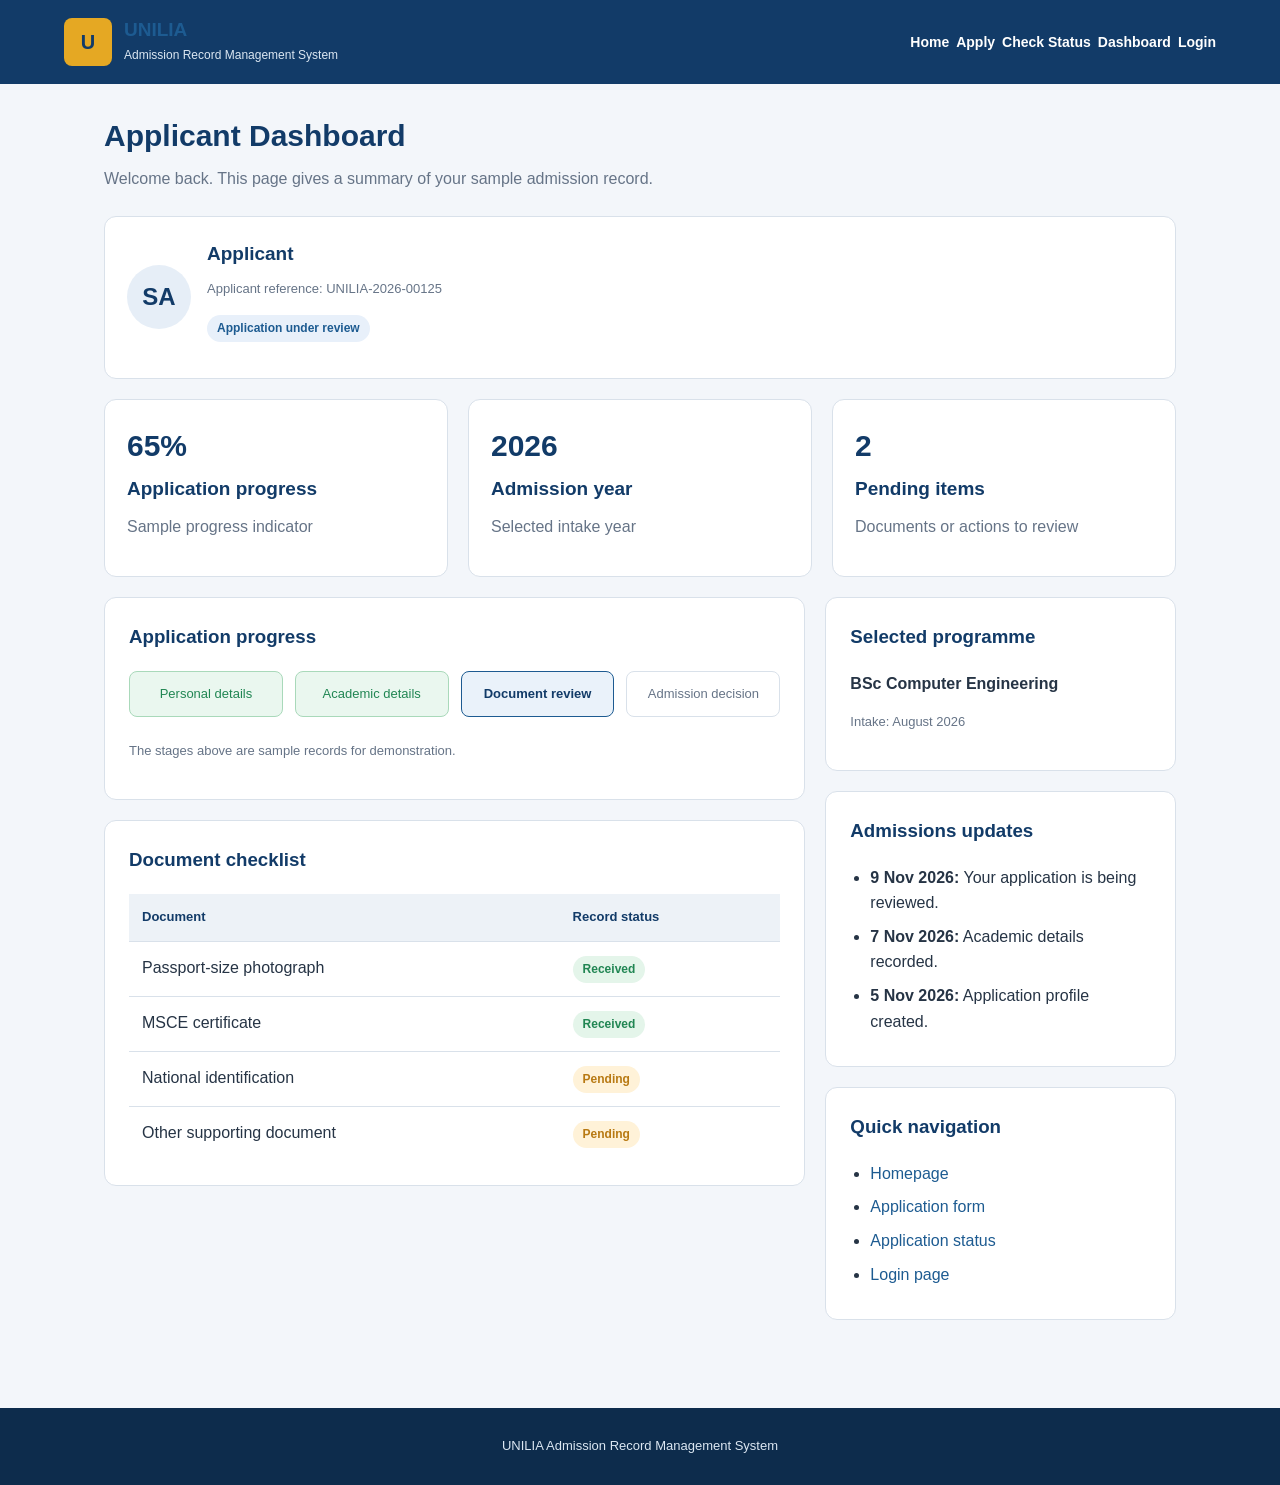
<file: applicant-dashboard.html>
<!DOCTYPE html>
<html lang="en">
<head>
    <meta charset="UTF-8">
    <meta name="viewport" content="width=device-width, initial-scale=1.0">
    <title>Applicant Dashboard | UNILIA Admission Records Management System</title>
    <link rel="stylesheet" href="style.css">
</head>
<body>
<header class="site-header">
    <section class="header-inner">
        <a class="brand" href="index.html">
            <span class="brand-mark" aria-hidden="true">U</span>
            <span>
                <h1>UNILIA</h1>
                <p>Admission Record Management System</p>
            </span>
        </a>
        <nav class="main-nav" aria-label="Main navigation">
            <a href="index.html">Home</a>
            <a href="application-personal.html">Apply</a>
            <a href="status.html">Check Status</a>
            <a href="applicant-dashboard.html">Dashboard</a>
            <a href="login.html">Login</a>
        </nav>
    </section>
</header>

<main class="container">
    <header class="page-heading">
        <h2>Applicant Dashboard</h2>
        <p>Welcome back. This page gives a summary of your sample admission record.</p>
    </header>
    <section class="card profile-summary">
        <span class="avatar" aria-hidden="true">SA</span>
        <section>
            <h3>Applicant</h3>
            <p class="small-text">Applicant reference: UNILIA-2026-00125</p>
            <p><span class="status review">Application under review</span></p>
        </section>
    </section>
    <section class="card-grid" style="margin-top: 20px;">
        <article class="card">
            <span class="stat-number">65%</span>
            <h3>Application progress</h3>
            <p>Sample progress indicator</p>
        </article>
        <article class="card">
            <span class="stat-number">2026</span>
            <h3>Admission year</h3>
            <p>Selected intake year</p>
        </article>
        <article class="card">
            <span class="stat-number">2</span>
            <h3>Pending items</h3>
            <p>Documents or actions to review</p>
        </article>
    </section>
    <section class="two-column" style="margin-top: 20px;">
        <section>
            <section class="form-card">
                <h3>Application progress</h3>
                <ol class="progress-list">
                    <li class="complete">Personal details</li>
                    <li class="complete">Academic details</li>
                    <li class="active">Document review</li>
                    <li>Admission decision</li>
                </ol>
                <p class="small-text">The stages above are sample records for demonstration.</p>
            </section>
            <section class="form-card">
                <h3>Document checklist</h3>
                <table class="data-table">
                    <thead>
                        <tr>
                            <th>Document</th>
                            <th>Record status</th>
                        </tr>
                    </thead>
                    <tbody>
                        <tr>
                            <td>Passport-size photograph</td>
                            <td><span class="status complete">Received</span></td>
                        </tr>
                        <tr>
                            <td>MSCE certificate</td>
                            <td><span class="status complete">Received</span></td>
                        </tr>
                        <tr>
                            <td>National identification</td>
                            <td><span class="status pending">Pending</span></td>
                        </tr>
                        <tr>
                            <td>Other supporting document</td>
                            <td><span class="status pending">Pending</span></td>
                        </tr>
                    </tbody>
                </table>
            </section>
        </section>
        <aside>
            <section class="form-card">
                <h3>Selected programme</h3>
                <p><strong>BSc Computer Engineering</strong></p>
                <p class="small-text">Intake: August 2026</p>
            </section>
            <section class="form-card">
                <h3>Admissions updates</h3>
                <ul class="link-list">
                    <li><strong>9 Nov 2026:</strong> Your application is being reviewed.</li>
                    <li><strong>7 Nov 2026:</strong> Academic details recorded.</li>
                    <li><strong>5 Nov 2026:</strong> Application profile created.</li>
                </ul>
            </section>
            <section class="form-card">
                <h3>Quick navigation</h3>
                <ul class="link-list">
                    <li><a href="index.html">Homepage</a></li>
                    <li><a href="application-personal.html">Application form</a></li>
                    <li><a href="status.html">Application status</a></li>
                    <li><a href="login.html">Login page</a></li>
                </ul>
            </section>
        </aside>
 
</main>

<footer class="site-footer">
    <p>UNILIA Admission Record Management System</p>
   
</footer>
</body>
</html>
</file>
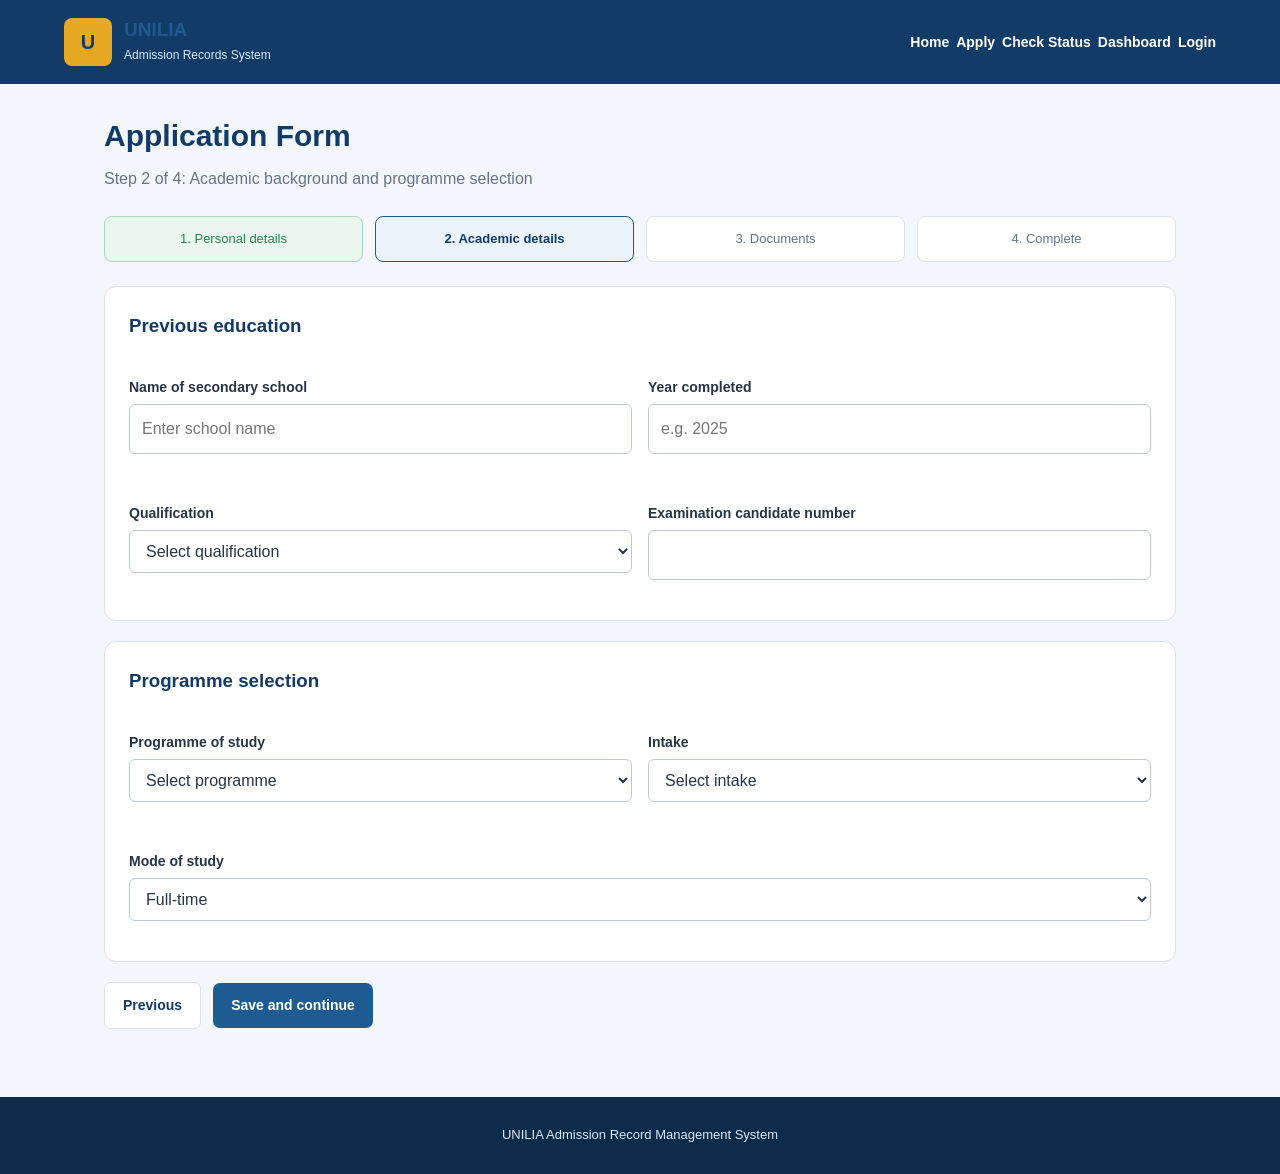
<file: application-academic.html>
<!DOCTYPE html>
<html lang="en">
<head>
    <meta charset="UTF-8">
    <meta name="viewport" content="width=device-width, initial-scale=1.0">
    <title>Academic Details | UNILIA Admission Records Management System</title>
    <link rel="stylesheet" href="style.css">
</head>
<body>
<header class="site-header">
    <section class="header-inner">
        <a class="brand" href="index.html">
            <span class="brand-mark" aria-hidden="true">U</span>
            <span>
                <h1>UNILIA</h1>
                <p>Admission Records System</p>
            </span>
        </a>
        <nav class="main-nav" aria-label="Main navigation">
            <a href="index.html">Home</a>
            <a href="application-personal.html">Apply</a>
            <a href="status.html">Check Status</a>
            <a href="applicant-dashboard.html">Dashboard</a>
            <a href="login.html">Login</a>
        </nav>
    </section>
</header>

<main class="container">
    <header class="page-heading">
        <h2>Application Form</h2>
        <p>Step 2 of 4: Academic background and programme selection</p>
    </header>
    <ol class="progress-list">
        <li class="complete">1. Personal details</li>
        <li class="active">2. Academic details</li>
        <li>3. Documents</li>
        <li>4. Complete</li>
    </ol>
    <form>
        <section class="form-card">
            <h3>Previous education</h3>
            <section class="form-grid">
                <p class="form-field">
                    <label for="school">Name of secondary school</label>
                    <input id="school" name="school" type="text" placeholder="Enter school name">
                </p>
                <p class="form-field">
                    <label for="exam-year">Year completed</label>
                    <input id="exam-year" name="exam-year" type="number" min="1980" max="2035" placeholder="e.g. 2025">
                </p>
                <p class="form-field">
                    <label for="qualification">Qualification</label>
                    <select id="qualification" name="qualification">
                        <option value="">Select qualification</option>
                        <option>Malawi School Certificate of Education (MSCE)</option>
                        <option>IGCSE</option>
                        <option>Other</option>
                    </select>
                </p>
                <p class="form-field">
                    <label for="candidate-number">Examination candidate number</label>
                    <input id="candidate-number" name="candidate-number" type="text">
                </p>
            </section>
        </section>
        <section class="form-card">
            <h3>Programme selection</h3>
            <section class="form-grid">
                <p class="form-field">
                    <label for="programme">Programme of study</label>
                    <select id="programme" name="programme" required>
                        <option value="">Select programme</option>
                        <option>Bachelor of Science in Computer Engineering</option>
                        <option>Bachelor of Science in Information Technology</option>
                        <option>Bachelor of Education science</option>
                        <option>bachelor of education in humanities</option>
                        <option>food nutrition and security</option>
                        <option>bachelor in public healthy</option>
                       <option>applied sciences</option>
                    </select>
                </p>
                <p class="form-field">
                    <label for="intake">Intake</label>
                    <select id="intake" name="intake">
                        <option value="">Select intake</option>
                        <option>January Intake</option>
                        <option>June Intake</option>
                        <option>September Intake</option>
                    </select>
                </p>
                <p class="form-field full">
                    <label for="study-mode">Mode of study</label>
                    <select id="study-mode" name="study-mode">
                        <option>Full-time</option>
                        <option>Part-time</option>
                        <option>Distance learning</option>
                        <option>weekend</option>
                    </select>
                </p>
            </section>
        </section>
        <section class="button-row">
            <a class="button-link secondary" href="application-personal.html">Previous</a>
            <a class="button-link" href="application-documents.html">Save and continue</a>
        </section>
    </form>
</main>

<footer class="site-footer">
    <p>UNILIA Admission Record Management System</p>
   
</body>
</html>
</file>
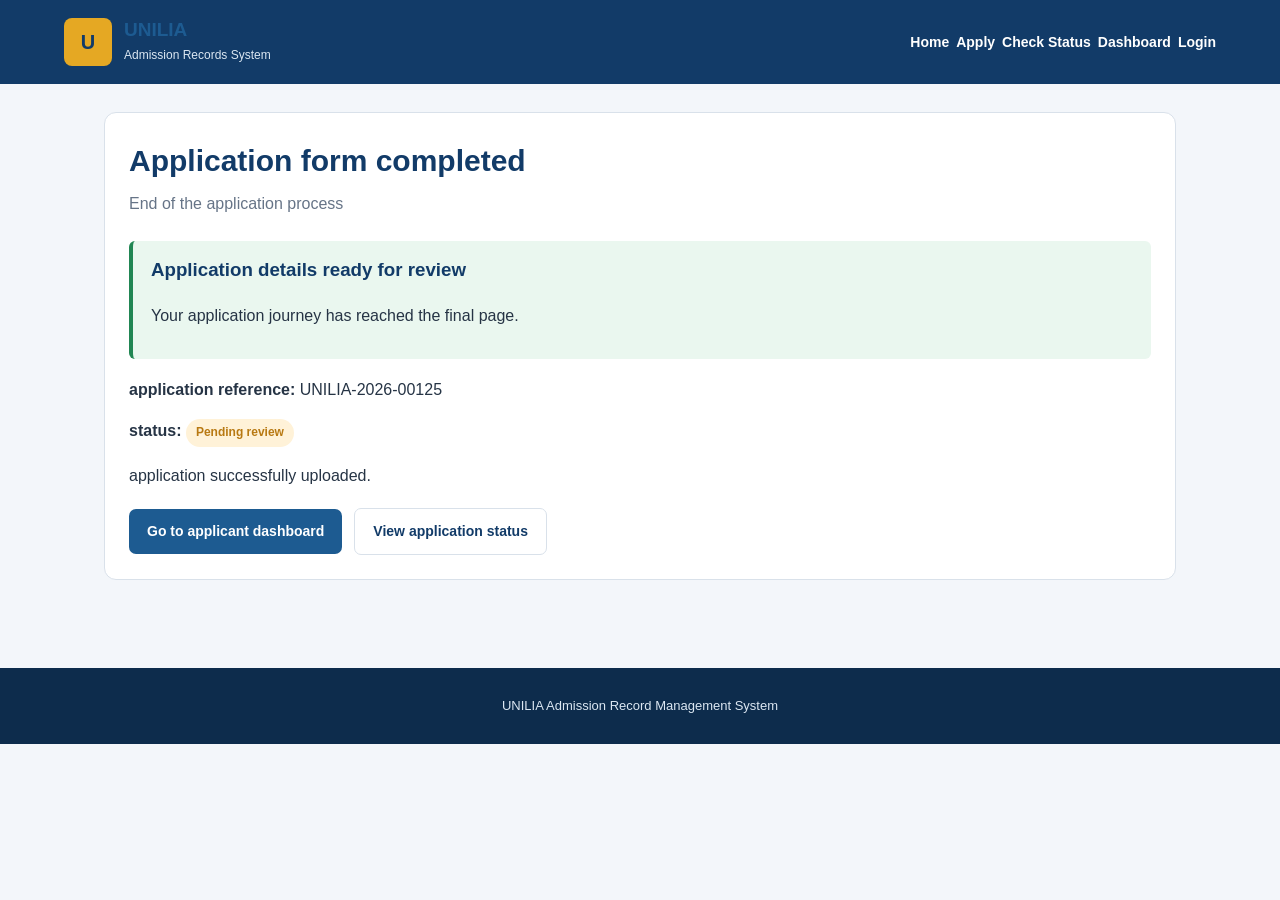
<file: application-complete.html>
<!DOCTYPE html>
<html lang="en">
<head>
    <meta charset="UTF-8">
    <meta name="viewport" content="width=device-width, initial-scale=1.0">
    <title>Application Complete | UNILIA Admission Record Management System</title>
    <link rel="stylesheet" href="style.css">
</head>
<body>
<header class="site-header">
    <section class="header-inner">
        <a class="brand" href="index.html">
            <span class="brand-mark" aria-hidden="true">U</span>
            <span>
                <h1>UNILIA</h1>
                <p>Admission Records System</p>
            </span>
        </a>
        <nav class="main-nav" aria-label="Main navigation">
            <a href="index.html">Home</a>
            <a href="application-personal.html">Apply</a>
            <a href="status.html">Check Status</a>
            <a href="applicant-dashboard.html">Dashboard</a>
            <a href="login.html">Login</a>
        </nav>
    </section>
</header>

<main class="container">
    <section class="form-card">
        <header class="page-heading">
            <h2>Application form completed</h2>
            <p>End of the application process</p>
        </header>
        <section class="success-notice">
            <h3>Application details ready for review</h3>
            <p>Your application journey has reached the final page.</p>
        </section>
        <p><strong>application reference:</strong> UNILIA-2026-00125</p>
        <p><strong> status:</strong> <span class="status pending">Pending review</span></p>
        <p>application successfully uploaded.</p>
        <section class="button-row">
            <a class="button-link" href="applicant-dashboard.html">Go to applicant dashboard</a>
            <a class="button-link secondary" href="status.html">View application status</a>
        </section>
    </section>
</main>

<footer class="site-footer">
    <p>UNILIA Admission Record Management System</p>
</footer>
</body>
</html>
</file>
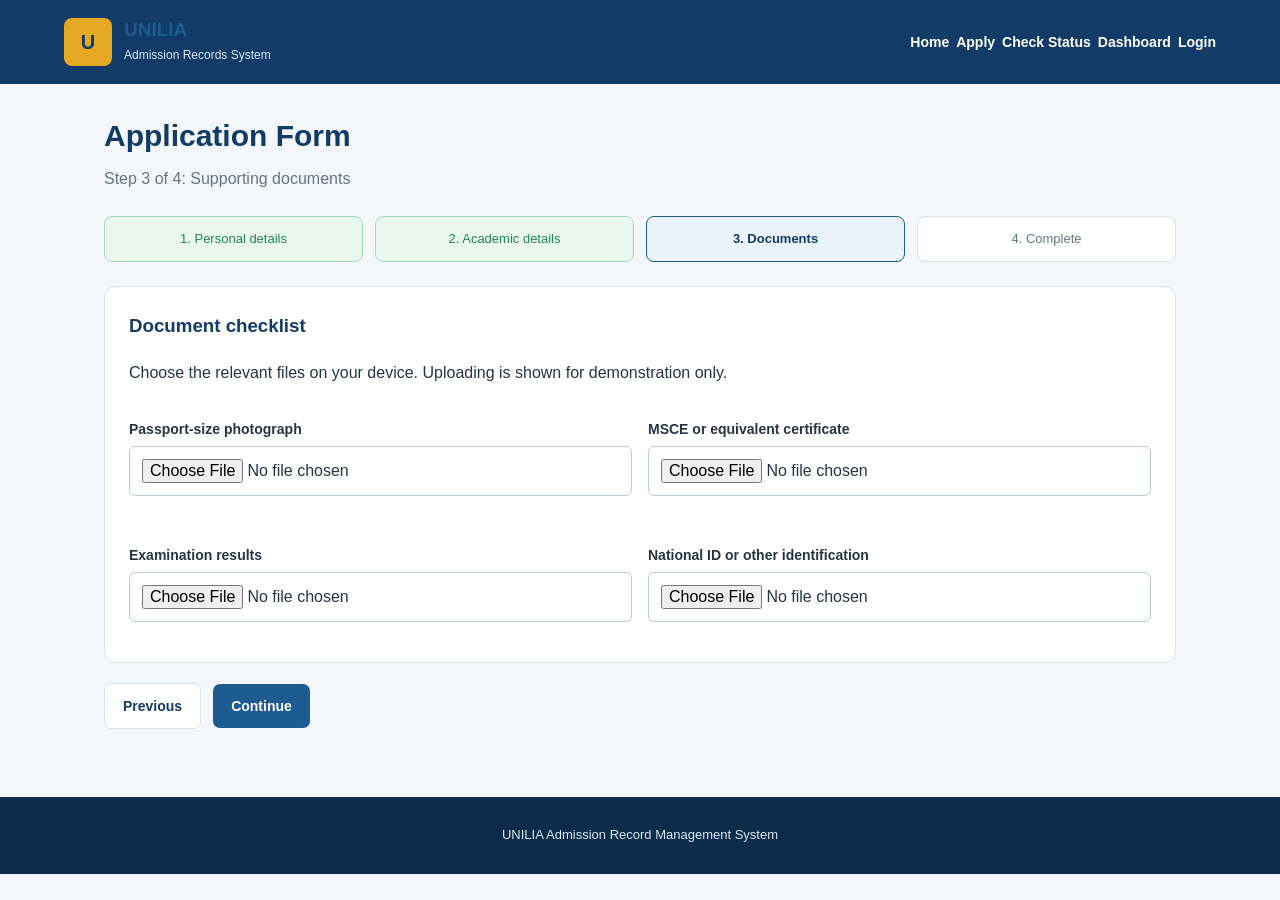
<file: application-documents.html>
<!DOCTYPE html>
<html lang="en">
<head>
    <meta charset="UTF-8">
    <meta name="viewport" content="width=device-width, initial-scale=1.0">
    <title>Supporting Documents | UNILIA Admission Record Management System</title>
    <link rel="stylesheet" href="style.css">
</head>
<body>
<header class="site-header">
    <section class="header-inner">
        <a class="brand" href="index.html">
            <span class="brand-mark" aria-hidden="true">U</span>
            <span>
                <h1>UNILIA</h1>
                <p>Admission Records System</p>
            </span>
        </a>
        <nav class="main-nav" aria-label="Main navigation">
            <a href="index.html">Home</a>
            <a href="application-personal.html">Apply</a>
            <a href="status.html">Check Status</a>
            <a href="applicant-dashboard.html">Dashboard</a>
            <a href="login.html">Login</a>
        </nav>
    </section>
</header>

<main class="container">
    <header class="page-heading">
        <h2>Application Form</h2>
        <p>Step 3 of 4: Supporting documents</p>
    </header>
    <ol class="progress-list">
        <li class="complete">1. Personal details</li>
        <li class="complete">2. Academic details</li>
        <li class="active">3. Documents</li>
        <li>4. Complete</li>
    </ol>
    <section class="form-card">
        <h3>Document checklist</h3>
        <p>Choose the relevant files on your device. Uploading is shown for demonstration only.</p>
        <form>
            <section class="form-grid">
                <p class="form-field">
                    <label for="photo">Passport-size photograph</label>
                    <input id="photo" name="photo" type="file" accept="image/*">
                </p>
                <p class="form-field">
                    <label for="certificate">MSCE or equivalent certificate</label>
                    <input id="certificate" name="certificate" type="file" accept=".pdf,.jpg,.jpeg,.png">
                </p>
                <p class="form-field">
                    <label for="results">Examination results</label>
                    <input id="results" name="results" type="file" accept=".pdf,.jpg,.jpeg,.png">
                </p>
                <p class="form-field">
                    <label for="identity">National ID or other identification</label>
                    <input id="identity" name="identity" type="file" accept=".pdf,.jpg,.jpeg,.png">
                </p>
            </section>
        </form>
    </section>

    <section class="button-row">
        <a class="button-link secondary" href="application-academic.html">Previous</a>
        <a class="button-link" href="application-complete.html">Continue</a>
    </section>
</main>

<footer class="site-footer">
    <p>UNILIA Admission Record Management System</p>
   
</body>
</html>
</file>
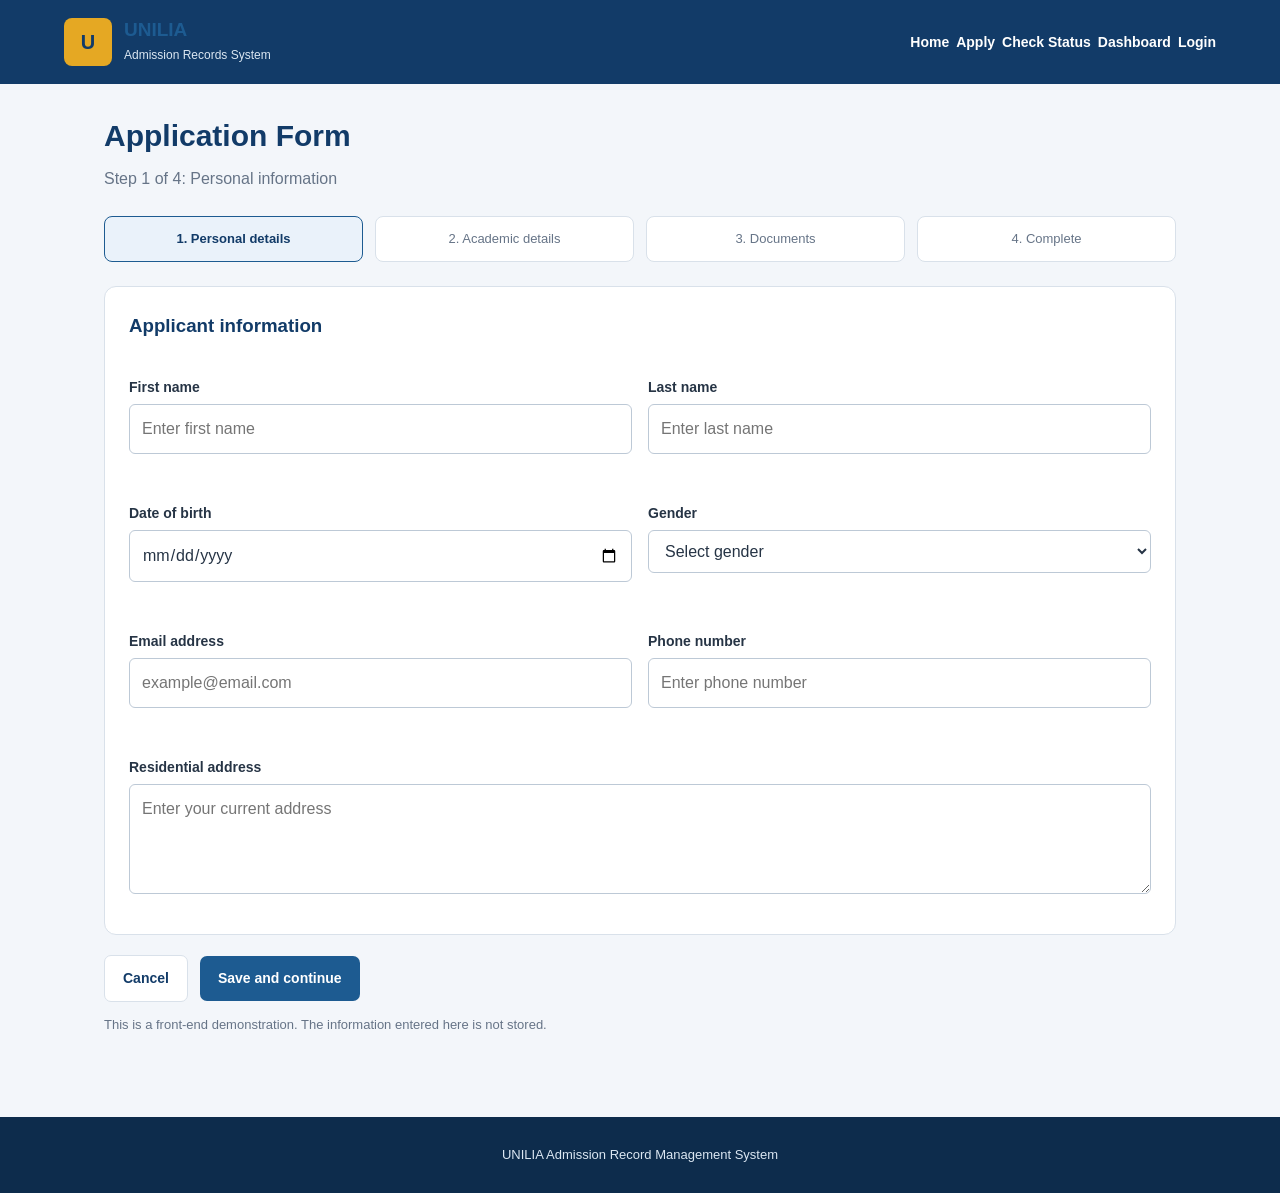
<file: application-personal.html>
<!DOCTYPE html>
<html lang="en">
<head>
    <meta charset="UTF-8">
    <meta name="viewport" content="width=device-width, initial-scale=1.0">
    <title>Personal Details | UNILIA Admission Record Management System</title>
    <link rel="stylesheet" href="style.css">
</head>
<body>
<header class="site-header">
    <section class="header-inner">
        <a class="brand" href="index.html">
            <span class="brand-mark" aria-hidden="true">U</span>
            <span>
                <h1>UNILIA</h1>
                <p>Admission Records System</p>
            </span>
        </a>
        <nav class="main-nav" aria-label="Main navigation">
            <a href="index.html">Home</a>
            <a href="application-personal.html">Apply</a>
            <a href="status.html">Check Status</a>
            <a href="applicant-dashboard.html">Dashboard</a>
            <a href="login.html">Login</a>
        </nav>
    </section>
</header>

<main class="container">
    <header class="page-heading">
        <h2>Application Form</h2>
        <p>Step 1 of 4: Personal information</p>
    </header>
    <ol class="progress-list">
        <li class="active">1. Personal details</li>
        <li>2. Academic details</li>
        <li>3. Documents</li>
        <li>4. Complete</li>
    </ol>
    <form>
        <section class="form-card">
            <h3>Applicant information</h3>
            <section class="form-grid">
                <p class="form-field">
                    <label for="first-name">First name</label>
                    <input id="first-name" name="first-name" type="text" placeholder="Enter first name" required>
                </p>
                <p class="form-field">
                    <label for="last-name">Last name</label>
                    <input id="last-name" name="last-name" type="text" placeholder="Enter last name" required>
                </p>
                <p class="form-field">
                    <label for="dob">Date of birth</label>
                    <input id="dob" name="dob" type="date" required>
                </p>
                <p class="form-field">
                    <label for="gender">Gender</label>
                    <select id="gender" name="gender">
                        <option value="">Select gender</option>
                        <option>Female</option>
                        <option>Male</option>
                        <option>Prefer not to say</option>
                    </select>
                </p>
                <p class="form-field">
                    <label for="email">Email address</label>
                    <input id="email" name="email" type="email" placeholder="example@email.com" required>
                </p>
                <p class="form-field">
                    <label for="phone">Phone number</label>
                    <input id="phone" name="phone" type="tel" placeholder="Enter phone number" required>
                </p>
                <p class="form-field full">
                    <label for="address">Residential address</label>
                    <textarea id="address" name="address" placeholder="Enter your current address"></textarea>
                </p>
            </section>
        </section>
        <section class="button-row">
            <a class="button-link secondary" href="index.html">Cancel</a>
            <a class="button-link" href="application-academic.html">Save and continue</a>
        </section>
    </form>
    <p class="small-text">This is a front-end demonstration. The information entered here is not stored.</p>
</main>

<footer class="site-footer">
    <p>UNILIA Admission Record Management System</p>
    
</body>
</html>
</file>
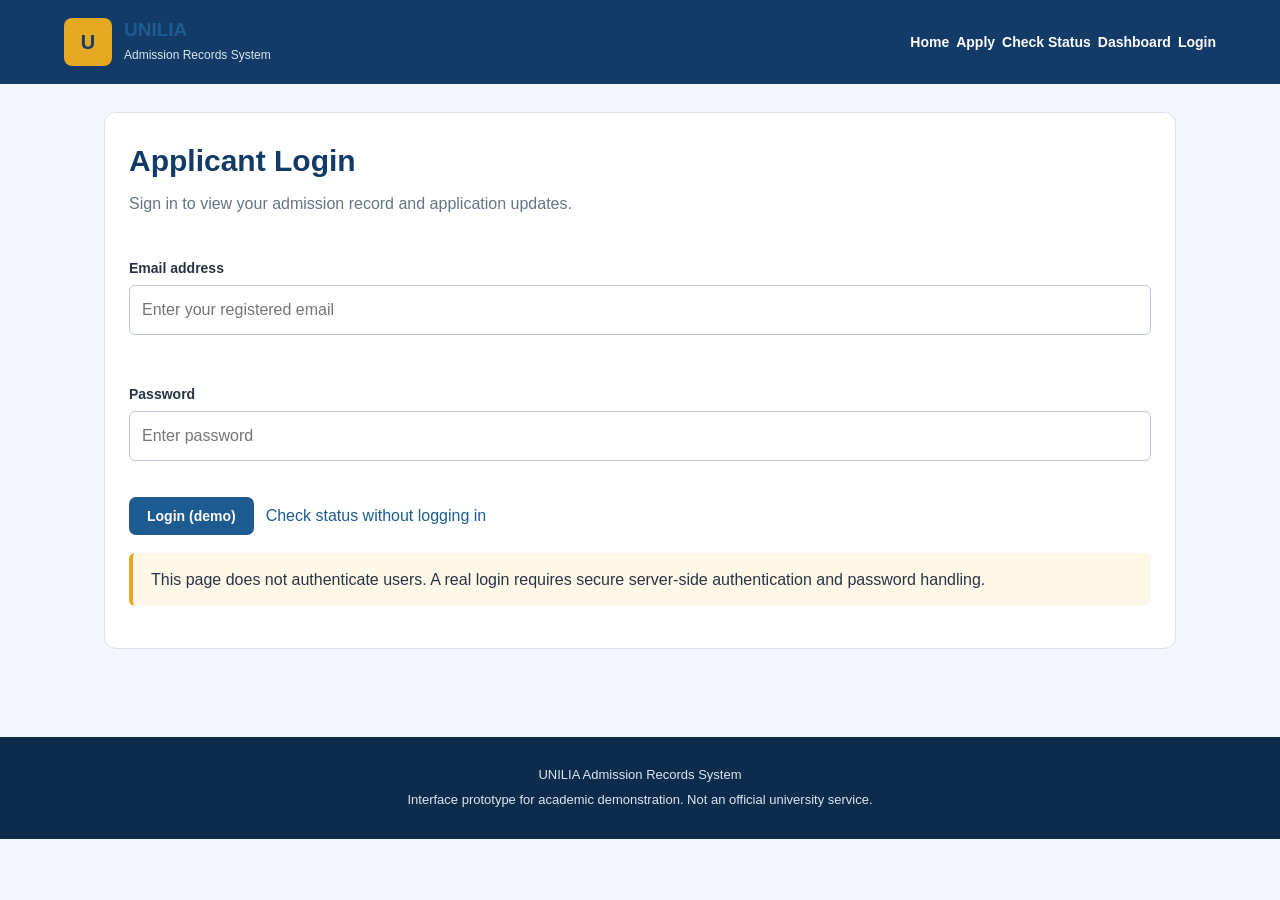
<file: login.html>
<!DOCTYPE html>
<html lang="en">
<head>
    <meta charset="UTF-8">
    <meta name="viewport" content="width=device-width, initial-scale=1.0">
    <title>Applicant Login | UNILIA Admission Record Management System</title>
    <link rel="stylesheet" href="style.css">
</head>
<body>
<header class="site-header">
    <section class="header-inner">
        <a class="brand" href="index.html">
            <span class="brand-mark" aria-hidden="true">U</span>
            <span>
                <h1>UNILIA</h1>
                <p>Admission Records System</p>
            </span>
        </a>
        <nav class="main-nav" aria-label="Main navigation">
            <a href="index.html">Home</a>
            <a href="application-personal.html">Apply</a>
            <a href="status.html">Check Status</a>
            <a href="applicant-dashboard.html">Dashboard</a>
            <a href="login.html">Login</a>
        </nav>
    </section>
</header>

<main class="container">
    <section class="form-card">
        <header class="page-heading">
            <h2>Applicant Login</h2>
            <p>Sign in to view your admission record and application updates.</p>
        </header>
        <form>
            <section class="form-grid">
                <p class="form-field full">
                    <label for="login-email">Email address</label>
                    <input id="login-email" name="email" type="email" placeholder="Enter your registered email">
                </p>
                <p class="form-field full">
                    <label for="password">Password</label>
                    <input id="password" name="password" type="password" placeholder="Enter password">
                </p>
            </section>
            <section class="button-row">
                <button type="button">Login (demo)</button>
                <a href="status.html">Check status without logging in</a>
            </section>
        </form>
        <aside class="notice">
            This page does not authenticate users. A real login requires secure server-side authentication and password handling.
        </aside>
    </section>
</main>

<footer class="site-footer">
    <p>UNILIA Admission Records System</p>
    <p>Interface prototype for academic demonstration. Not an official university service.</p>
</footer>
</body>
</html>
</file>
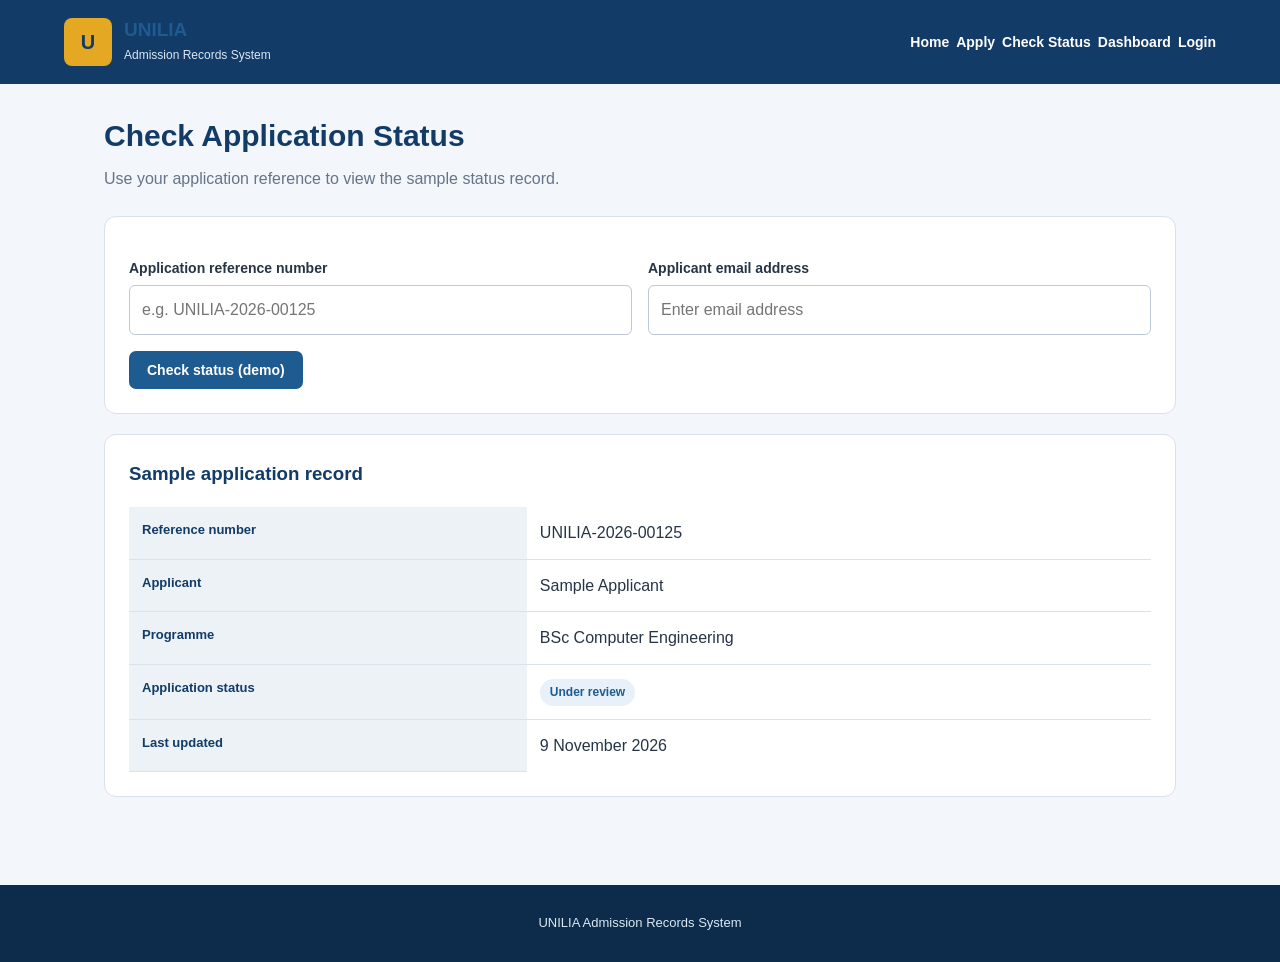
<file: status.html>
<!DOCTYPE html>
<html lang="en">
<head>
    <meta charset="UTF-8">
    <meta name="viewport" content="width=device-width, initial-scale=1.0">
    <title>Application Status | UNILIA Admission Record Management System</title>
    <link rel="stylesheet" href="style.css">
</head>
<body>
<header class="site-header">
    <section class="header-inner">
        <a class="brand" href="index.html">
            <span class="brand-mark" aria-hidden="true">U</span>
            <span>
                <h1>UNILIA</h1>
                <p>Admission Records System</p>
            </span>
        </a>
        <nav class="main-nav" aria-label="Main navigation">
            <a href="index.html">Home</a>
            <a href="application-personal.html">Apply</a>
            <a href="status.html">Check Status</a>
            <a href="applicant-dashboard.html">Dashboard</a>
            <a href="login.html">Login</a>
        </nav>
    </section>
</header>

<main class="container">
    <header class="page-heading">
        <h2>Check Application Status</h2>
        <p>Use your application reference to view the sample status record.</p>
    </header>
    <section class="form-card">
        <form>
            <section class="form-grid">
                <p class="form-field">
                    <label for="reference">Application reference number</label>
                    <input id="reference" name="reference" type="text" placeholder="e.g. UNILIA-2026-00125">
                </p>
                <p class="form-field">
                    <label for="applicant-email">Applicant email address</label>
                    <input id="applicant-email" name="applicant-email" type="email" placeholder="Enter email address">
                </p>
            </section>
          
            <button type="button">Check status (demo)</button>
        </form>
    </section>
    <section class="form-card">
        <h3>Sample application record</h3>
        <table class="data-table">
            <tbody>
                <tr>
                    <th>Reference number</th>
                    <td>UNILIA-2026-00125</td>
                </tr>
                <tr>
                    <th>Applicant</th>
                    <td>Sample Applicant</td>
                </tr>
                <tr>
                    <th>Programme</th>
                    <td>BSc Computer Engineering</td>
                </tr>
                <tr>
                    <th>Application status</th>
                    <td><span class="status review">Under review</span></td>
                </tr>
                <tr>
                    <th>Last updated</th>
                    <td>9 November 2026</td>
                </tr>
            </tbody>
        </table>
    </section>
</main>

<footer class="site-footer">
    <p>UNILIA Admission Records System</p>
   
</body>
</html>
</file>
<file: style.css>
/* UNILIA Admission Records System
   Every CSS declaration is written on its own line. */

:root {
    --primary: #123b68;
    --secondary: #1d5b91;
    --accent: #e5a823;
    --light: #f3f6fa;
    --white: #ffffff;
    --text: #263445;
    --muted: #667487;
    --border: #d9e1ea;
    --success: #218653;
    --warning: #b87912;
    --danger: #b43b3b;
}

* {
    box-sizing: border-box;
}

html {
    scroll-behavior: smooth;
}

body {
    background-color: var(--light);
    color: var(--text);
    font-family: Arial, Helvetica, sans-serif;
    font-size: 16px;
    line-height: 1.6;
    margin: 0;
}

a {
    color: var(--secondary);
    text-decoration: none;
}

a:hover {
    text-decoration: underline;
}

.site-header {
    background-color: var(--primary);
    color: var(--white);
    padding: 18px 5%;
}

.header-inner {
    align-items: center;
    display: flex;
    flex-wrap: wrap;
    gap: 20px;
    justify-content: space-between;
    margin: 0 auto;
    max-width: 1200px;
}

.brand {
    align-items: center;
    display: flex;
    gap: 12px;
}

.brand-mark {
    align-items: center;
    background-color: var(--accent);
    border-radius: 8px;
    color: var(--primary);
    display: flex;
    font-size: 20px;
    font-weight: bold;
    height: 48px;
    justify-content: center;
    width: 48px;
}

.brand h1 {
    font-size: 19px;
    line-height: 1.2;
    margin: 0;
}

.brand p {
    color: #dbe7f2;
    font-size: 12px;
    margin: 4px 0 0;
}

.main-nav {
    display: flex;
    flex-wrap: wrap;
    gap: 7px 7px;
}

.main-nav a {
    color: var(--white);
    font-size: 14px;
    font-weight: bold;
}

.container {
    margin: 0 auto;
    max-width: 1200px;
    padding: 28px 5%;
}

.hero {
    background-color: var(--primary);
    color: var(--white);
    padding: 48px 5%;
}

.hero-inner {
    margin: 0 auto;
    max-width: 1200px;
}

.hero h2 {
    font-size: clamp(28px, 4vw, 42px);
    line-height: 1.15;
    margin: 0 0 14px;
    max-width: 720px;
}

.hero p {
    color: #e0eaf4;
    margin: 0 0 24px;
    max-width: 700px;
}

.page-heading {
    margin-bottom: 24px;
}

.page-heading h2 {
    color: var(--primary);
    font-size: 30px;
    margin: 0 0 6px;
}

.page-heading p {
    color: var(--muted);
    margin: 0;
}

.card-grid {
    display: grid;
    gap: 20px;
    grid-template-columns: repeat(auto-fit, minmax(220px, 1fr));
}

.card {
    background-color: var(--white);
    border: 1px solid var(--border);
    border-radius: 12px;
    padding: 22px;
}

.card h3 {
    color: var(--primary);
    font-size: 19px;
    margin: 0 0 10px;
}

.card p {
    color: var(--muted);
    margin: 0 0 14px;
}

.stat-number {
    color: var(--primary);
    display: block;
    font-size: 30px;
    font-weight: bold;
    margin-bottom: 4px;
}

.button-row {
    align-items: center;
    display: flex;
    flex-wrap: wrap;
    gap: 12px;
    margin-top: 20px;
}

.button-link,
button {
    background-color: var(--secondary);
    border: 0;
    border-radius: 7px;
    color: var(--white);
    cursor: pointer;
    display: inline-block;
    font-size: 14px;
    font-weight: bold;
    padding: 11px 18px;
    text-align: center;
}

.button-link:hover,
button:hover {
    background-color: var(--primary);
    color: var(--white);
    text-decoration: none;
}

.button-link.secondary {
    background-color: var(--white);
    border: 1px solid var(--border);
    color: var(--primary);
}

.button-link.gold {
    background-color: var(--accent);
    color: var(--primary);
}

.notice {
    background-color: #fff8e8;
    border-left: 4px solid var(--accent);
    border-radius: 6px;
    margin: 18px 0;
    padding: 14px 18px;
}

.success-notice {
    background-color: #eaf7ef;
    border-left: 4px solid var(--success);
    border-radius: 6px;
    margin: 18px 0;
    padding: 14px 18px;
}

.form-card {
    background-color: var(--white);
    border: 1px solid var(--border);
    border-radius: 12px;
    margin-bottom: 20px;
    padding: 24px;
}

.form-card h3 {
    color: var(--primary);
    margin-top: 0;
}

.form-grid {
    display: grid;
    gap: 16px;
    grid-template-columns: repeat(2, minmax(0, 1fr));
}

.form-field {
    display: flex;
    flex-direction: column;
    gap: 6px;
}

.form-field.full {
    grid-column: 1 / -1;
}

label {
    color: var(--text);
    font-size: 14px;
    font-weight: bold;
}

input,
select,
textarea {
    background-color: var(--white);
    border: 1px solid #bdc9d6;
    border-radius: 6px;
    color: var(--text);
    font: inherit;
    padding: 11px 12px;
    width: 100%;
}

textarea {
    min-height: 110px;
    resize: vertical;
}

fieldset {
    border: 1px solid var(--border);
    border-radius: 8px;
    margin: 0;
    padding: 18px;
}

legend {
    color: var(--primary);
    font-weight: bold;
    padding: 0 8px;
}

.progress-list {
    display: grid;
    gap: 12px;
    grid-template-columns: repeat(4, minmax(0, 1fr));
    list-style: none;
    margin: 0 0 24px;
    padding: 0;
}

.progress-list li {
    background-color: var(--white);
    border: 1px solid var(--border);
    border-radius: 8px;
    color: var(--muted);
    font-size: 13px;
    padding: 12px;
    text-align: center;
}

.progress-list li.active {
    background-color: #eaf2fa;
    border-color: var(--secondary);
    color: var(--primary);
    font-weight: bold;
}

.progress-list li.complete {
    background-color: #eaf7ef;
    border-color: #a9d9ba;
    color: var(--success);
}

.status {
    border-radius: 20px;
    display: inline-block;
    font-size: 12px;
    font-weight: bold;
    padding: 4px 10px;
}

.status.pending {
    background-color: #fff2d8;
    color: var(--warning);
}

.status.complete {
    background-color: #e4f5ea;
    color: var(--success);
}

.status.review {
    background-color: #e8f0fa;
    color: var(--secondary);
}

.status.rejected {
    background-color: #fbe9e9;
    color: var(--danger);
}

.data-table {
    background-color: var(--white);
    border-collapse: collapse;
    width: 100%;
}

.data-table th,
.data-table td {
    border-bottom: 1px solid var(--border);
    padding: 13px;
    text-align: left;
    vertical-align: top;
}

.data-table th {
    background-color: #edf2f7;
    color: var(--primary);
    font-size: 13px;
}

.data-table tr:last-child td {
    border-bottom: 0;
}

.link-list {
    margin: 0;
    padding-left: 20px;
}

.link-list li {
    margin: 8px 0;
}

.two-column {
    display: grid;
    gap: 20px;
    grid-template-columns: 2fr 1fr;
}

.profile-summary {
    align-items: center;
    display: flex;
    flex-wrap: wrap;
    gap: 16px;
}

.avatar {
    align-items: center;
    background-color: #e6eef7;
    border-radius: 50%;
    color: var(--primary);
    display: flex;
    font-size: 24px;
    font-weight: bold;
    height: 64px;
    justify-content: center;
    width: 64px;
}

.site-footer {
    background-color: #0d2c4c;
    color: #dbe7f2;
    margin-top: 40px;
    padding: 24px 5%;
    text-align: center;
}

.site-footer p {
    font-size: 13px;
    margin: 4px 0;
}

.small-text {
    color: var(--muted);
    font-size: 13px;
}

@media (max-width: 760px) {
    .header-inner {
        align-items: flex-start;
        flex-direction: column;
    }

    .two-column {
        grid-template-columns: 1fr;
    }

    .progress-list {
        grid-template-columns: repeat(2, minmax(0, 1fr));
    }

    .form-grid {
        grid-template-columns: 1fr;
    }

    .form-field.full {
        grid-column: auto;
    }

    .data-table {
        font-size: 13px;
    }

    .data-table th,
    .data-table td {
        padding: 9px;
    }
}
</file>
